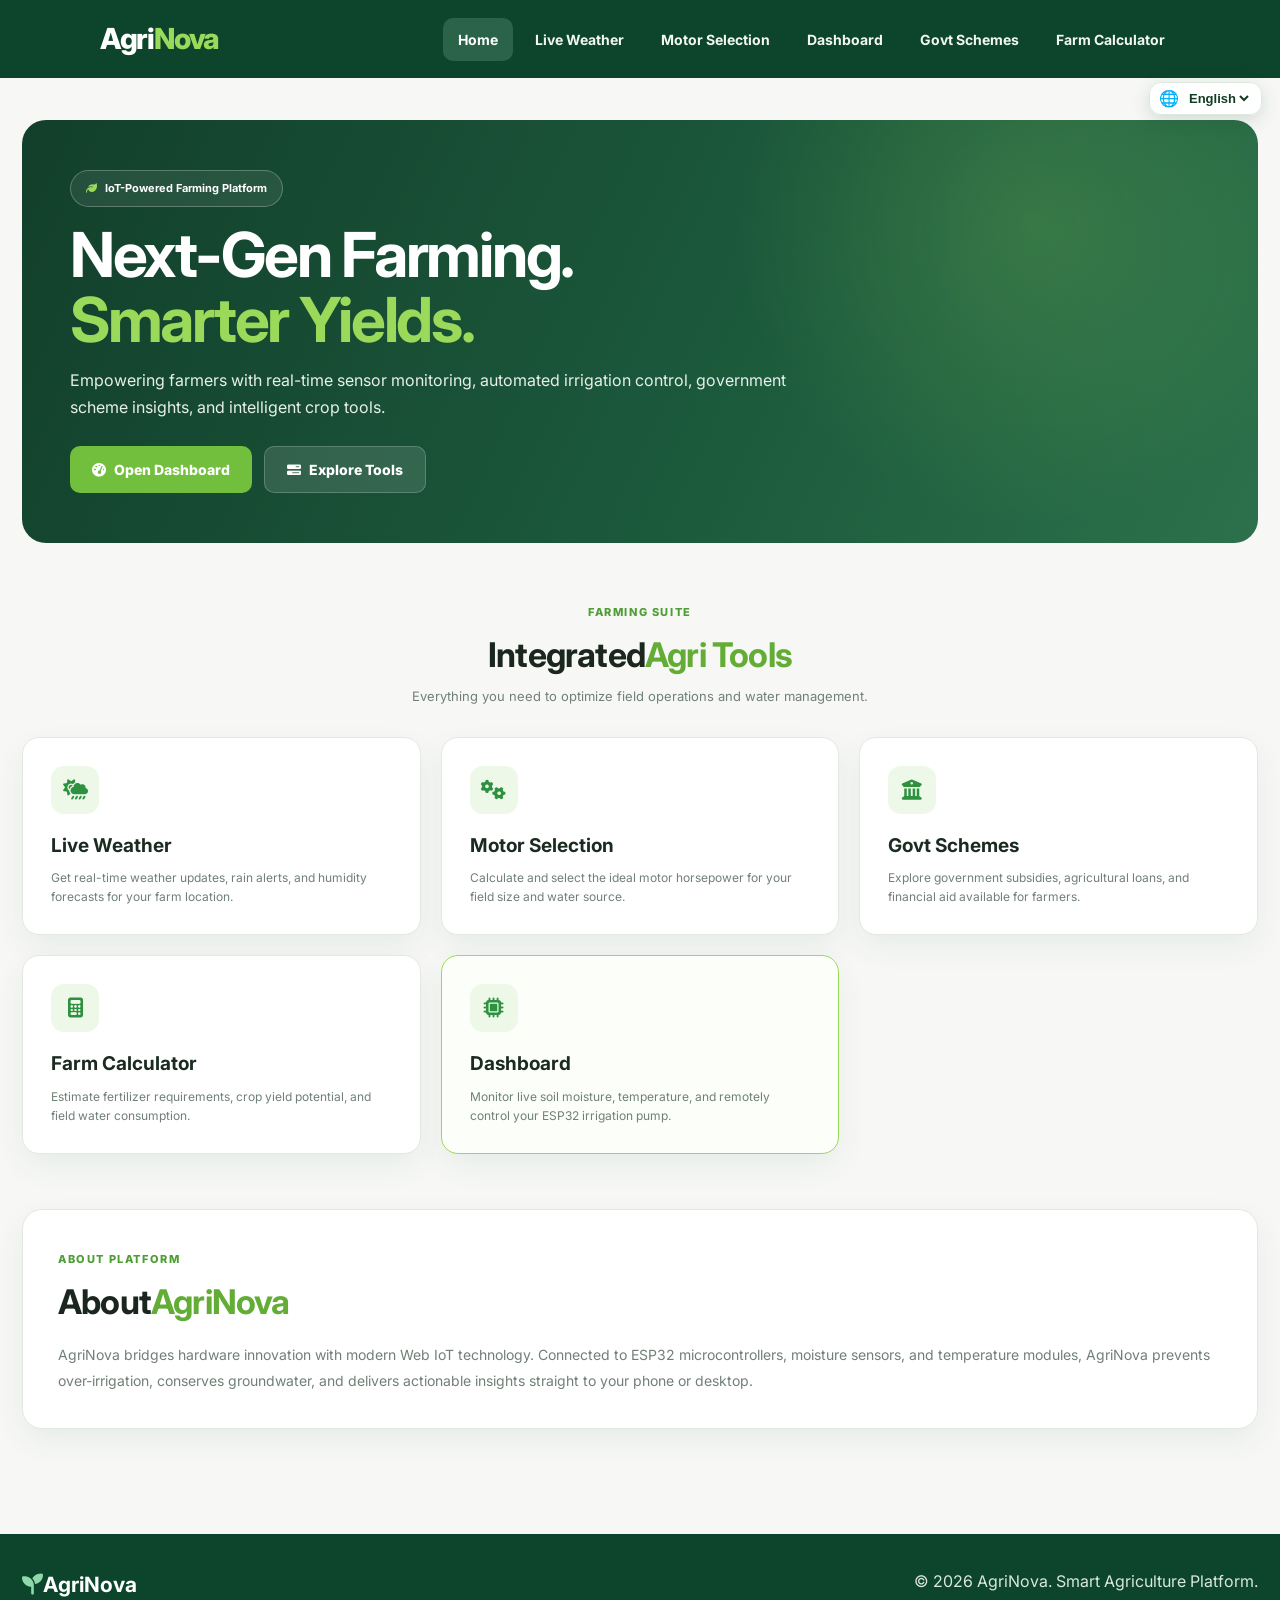
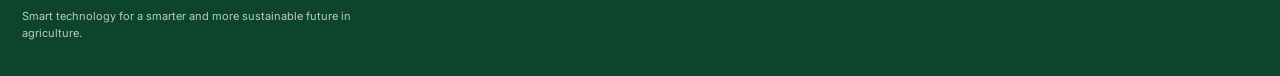
<file: index.html>
<!DOCTYPE html>
<html lang="en">
<head>
<meta charset="UTF-8">
<meta name="viewport" content="width=device-width, initial-scale=1.0">
<title>AgriNova | Smart Agriculture Platform</title>
<link rel="stylesheet" href="style.css">
<link rel="stylesheet" href="https://cdnjs.cloudflare.com/ajax/libs/font-awesome/6.5.2/css/all.min.css">
</head>
<body>

<nav>
<div class="logo">Agri<span>Nova</span></div>
  <ul>
    <li><a href="index.html" class="active">Home</a></li>
    <li><a href="weather.html">Live Weather</a></li>
    <li><a href="motor.html">Motor Selection</a></li>
    <li><a href="dashboard.html">Dashboard</a></li>
    <li><a href="schemes.html">Govt Schemes</a></li>
    <li><a href="calculator.html">Farm Calculator</a></li>
  </ul>
</nav>

<main>
  <!-- Hero Section -->
  <section class="hero-section">
    <div class="hero-content">
      <div class="hero-badge"><i class="fa-solid fa-leaf"></i> IoT-Powered Farming Platform</div>
      <h1>Next-Gen Farming.<br><span>Smarter Yields.</span></h1>
      <p>Empowering farmers with real-time sensor monitoring, automated irrigation control, government scheme insights, and intelligent crop tools.</p>
      <div class="hero-actions">
        <a href="dashboard.html" class="btn-primary"><i class="fa-solid fa-gauge-high"></i> Open Dashboard</a>
        <a href="#tools" class="btn-secondary"><i class="fa-solid fa-bars-progress"></i> Explore Tools</a>
      </div>
    </div>
  </section>

  <!-- Platform Tools Section -->
  <section id="tools" class="tools-section">
    <div class="section-heading">
      <span>FARMING SUITE</span>
      <h2>Integrated <strong>Agri Tools</strong></h2>
      <p>Everything you need to optimize field operations and water management.</p>
    </div>

    <div class="tools-grid">
      <a href="weather.html" class="tool-card">
        <div class="card-icon"><i class="fa-solid fa-cloud-sun-rain"></i></div>
        <h3>Live Weather</h3>
        <p>Get real-time weather updates, rain alerts, and humidity forecasts for your farm location.</p>
      </a>

      <a href="motor.html" class="tool-card">
        <div class="card-icon"><i class="fa-solid fa-gears"></i></div>
        <h3>Motor Selection</h3>
        <p>Calculate and select the ideal motor horsepower for your field size and water source.</p>
      </a>

      <a href="schemes.html" class="tool-card">
        <div class="card-icon"><i class="fa-solid fa-building-columns"></i></div>
        <h3>Govt Schemes</h3>
        <p>Explore government subsidies, agricultural loans, and financial aid available for farmers.</p>
      </a>

      <a href="calculator.html" class="tool-card">
        <div class="card-icon"><i class="fa-solid fa-calculator"></i></div>
        <h3>Farm Calculator</h3>
        <p>Estimate fertilizer requirements, crop yield potential, and field water consumption.</p>
      </a>

      <a href="dashboard.html" class="tool-card highlight-card">
        <div class="card-icon"><i class="fa-solid fa-microchip"></i></div>
        <h3>Dashboard</h3>
        <p>Monitor live soil moisture, temperature, and remotely control your ESP32 irrigation pump.</p>
      </a>
    </div>
  </section>

  <!-- About Section -->
  <section class="about-section">
    <div class="about-card">
      <div class="section-heading" style="text-align: left; margin-bottom: 15px;">
        <span>ABOUT PLATFORM</span>
        <h2>About <strong>AgriNova</strong></h2>
      </div>
      <p>AgriNova bridges hardware innovation with modern Web IoT technology. Connected to ESP32 microcontrollers, moisture sensors, and temperature modules, AgriNova prevents over-irrigation, conserves groundwater, and delivers actionable insights straight to your phone or desktop.</p>
    </div>
  </section>
</main>

<footer>
  <div class="footer-content">
    <div class="footer-brand">
      <h2><i class="fa-solid fa-seedling"></i> AgriNova</h2>
      <p>Smart technology for a smarter and more sustainable future in agriculture.</p>
    </div>
    <div><p>© 2026 AgriNova. Smart Agriculture Platform.</p></div>
  </div>
</footer>

<script src="script.js"></script>
  <script src="language.js"></script>
</body>
</html>
</file>
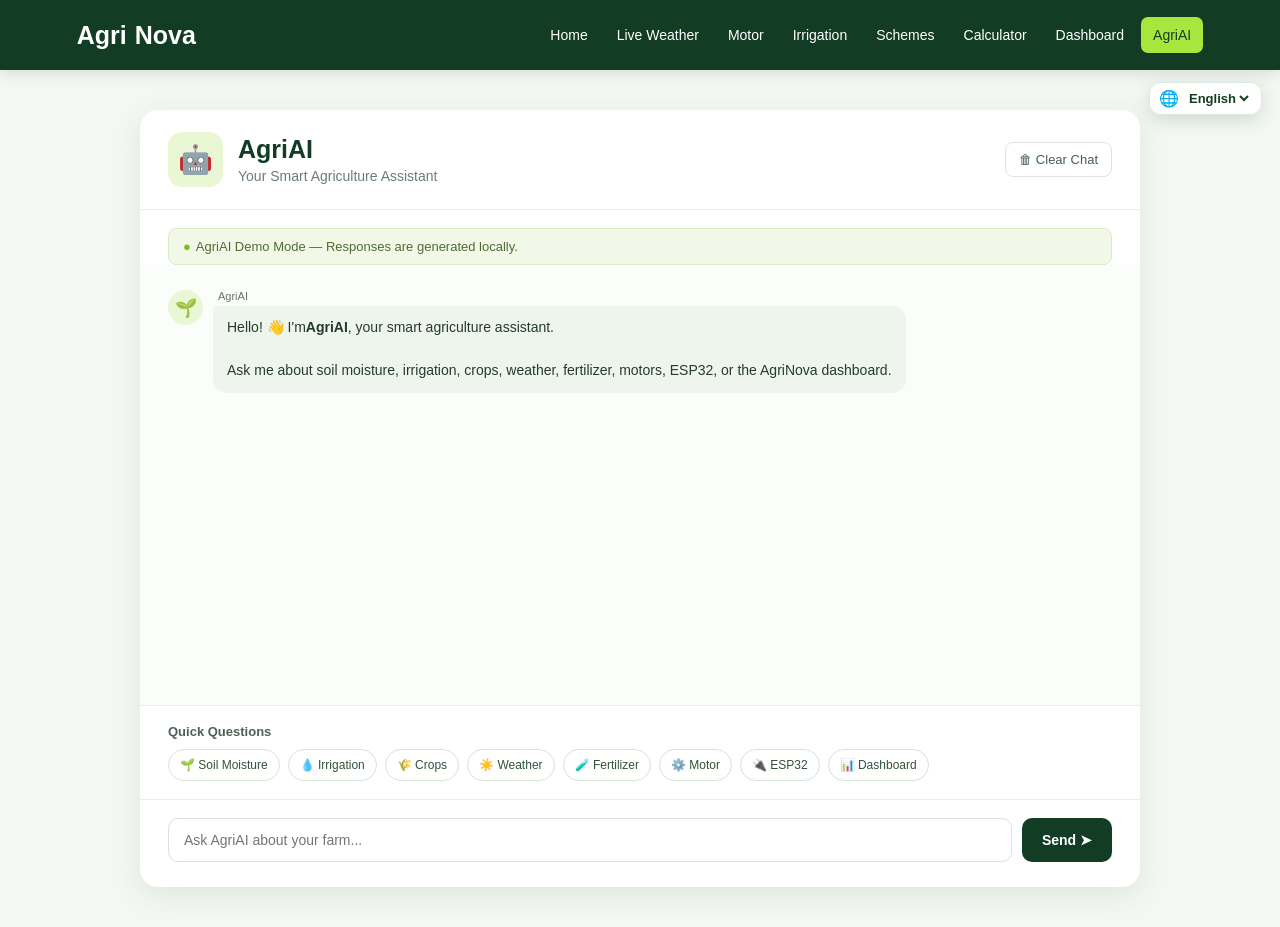
<file: agriai.html>
<!DOCTYPE html>
<html lang="en">
<head>
    <meta charset="UTF-8">
    <meta name="viewport" content="width=device-width, initial-scale=1.0">
    <title>AgriAI | AgriNova</title>
    <link rel="stylesheet" href="agriai.css">
</head>
<body>
<header class="navbar">
    <div class="logo">Agri<span>Nova</span></div>
    <nav class="nav-links">
        <a href="index.html">Home</a>
        <a href="weather.html">Live Weather</a>
        <a href="motor.html">Motor</a>
        <a href="irrigation.html">Irrigation</a>
        <a href="schemes.html">Schemes</a>
        <a href="calculator.html">Calculator</a>
        <a href="dashboard.html">Dashboard</a>
        <a href="agriai.html" class="active">AgriAI</a>
    </nav>
    <button class="menu-btn" id="menuBtn">☰</button>
</header>

<main class="ai-page">
<section class="ai-container">
    <div class="ai-header">
        <div class="ai-title">
            <div class="ai-icon">🤖</div>
            <div><h1>AgriAI</h1><p>Your Smart Agriculture Assistant</p></div>
        </div>
        <button class="clear-btn" id="clearChat">🗑 Clear Chat</button>
    </div>

    <div class="demo-notice"><span>●</span> AgriAI Demo Mode — Responses are generated locally.</div>

    <div class="chat-box" id="chatBox">
        <div class="message ai-message">
            <div class="avatar">🌱</div>
            <div class="message-content">
                <div class="sender">AgriAI</div>
                <div class="bubble">
                    Hello! 👋 I'm <strong>AgriAI</strong>, your smart agriculture assistant.
                    <br><br>
                    Ask me about soil moisture, irrigation, crops, weather, fertilizer,
                    motors, ESP32, or the AgriNova dashboard.
                </div>
            </div>
        </div>
    </div>

    <div class="quick-section">
        <p>Quick Questions</p>
        <div class="quick-buttons">
            <button class="quick-btn" data-question="What should I do if soil moisture is low?">🌱 Soil Moisture</button>
            <button class="quick-btn" data-question="How does automatic irrigation work?">💧 Irrigation</button>
            <button class="quick-btn" data-question="Which crops are suitable for my farm?">🌾 Crops</button>
            <button class="quick-btn" data-question="How does weather affect irrigation?">☀️ Weather</button>
            <button class="quick-btn" data-question="When should fertilizer be applied?">🧪 Fertilizer</button>
            <button class="quick-btn" data-question="My motor is not working. What should I check?">⚙️ Motor</button>
            <button class="quick-btn" data-question="What is ESP32 used for in AgriNova?">🔌 ESP32</button>
            <button class="quick-btn" data-question="What can I monitor in the AgriNova dashboard?">📊 Dashboard</button>
        </div>
    </div>

    <div class="input-area">
        <input type="text" id="userInput" placeholder="Ask AgriAI about your farm..." autocomplete="off">
        <button id="sendBtn" class="send-btn">Send ➤</button>
    </div>
</section>
</main>

<script src="agriai.js"></script>
  <script src="language.js"></script>
</body>
</html>
</file>
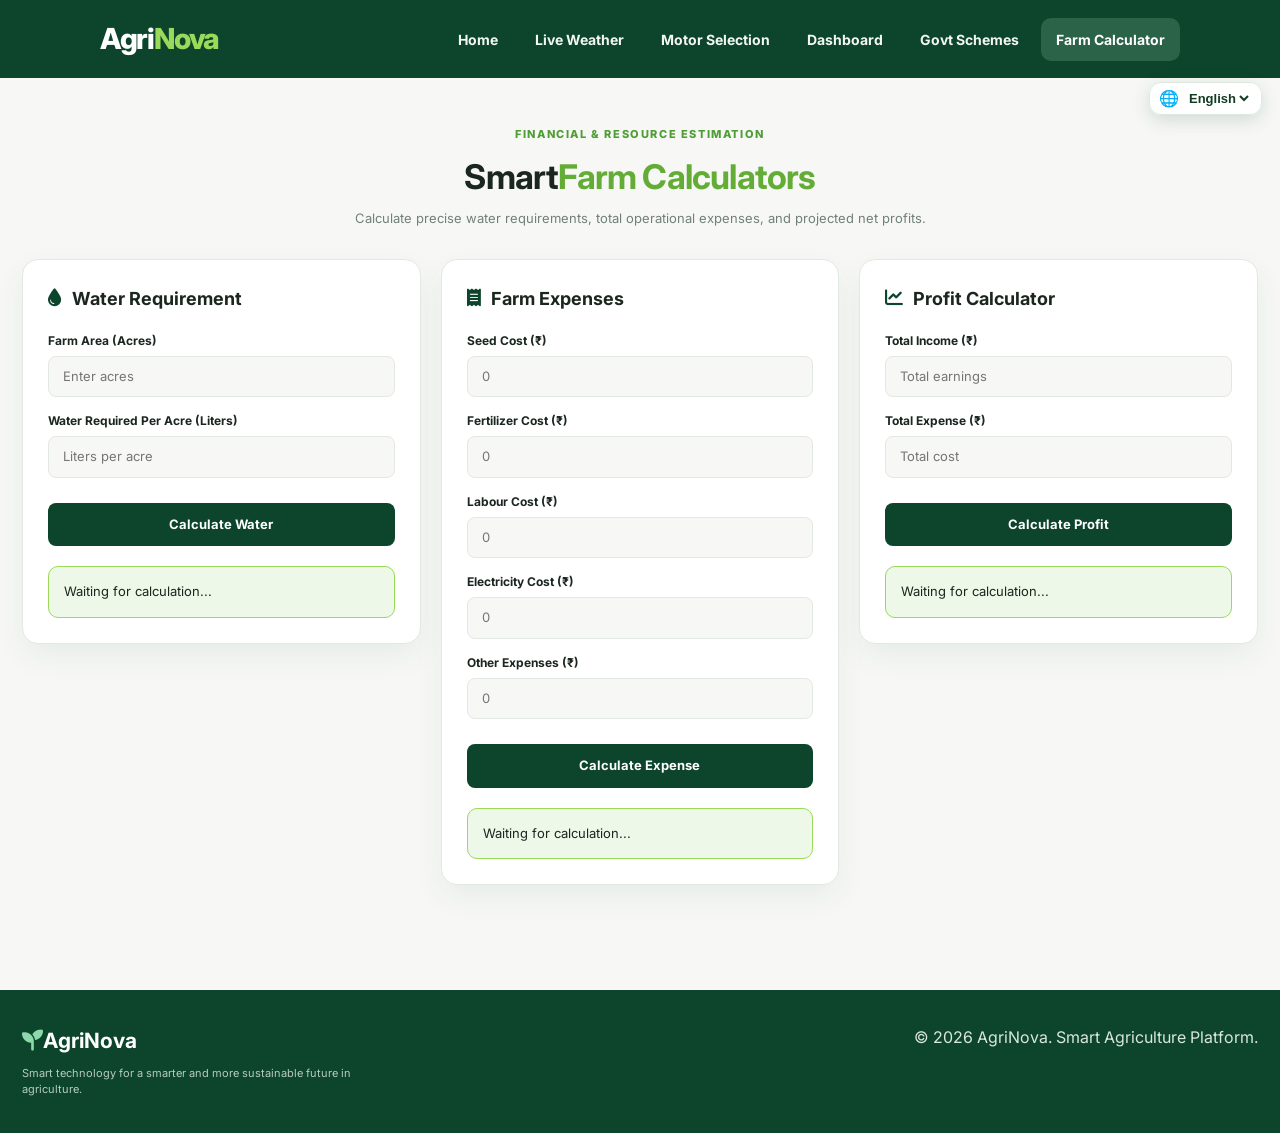
<file: calculator.html>
<!DOCTYPE html>
<html lang="en">
<head>
<meta charset="UTF-8" />
<meta name="viewport" content="width=device-width, initial-scale=1.0" />
<title>AgriNova | Farm Calculator</title>
<link rel="stylesheet" href="style.css">
<link rel="stylesheet" href="https://cdnjs.cloudflare.com/ajax/libs/font-awesome/6.5.2/css/all.min.css">
<style>
  .calc-container {
    display: grid;
    grid-template-columns: repeat(3, 1fr);
    gap: 20px;
    align-items: start;
  }

  .calc-card {
    background: var(--white);
    border: 1px solid var(--line);
    border-radius: 16px;
    padding: 25px;
    box-shadow: var(--shadow);
    display: flex;
    flex-direction: column;
    justify-content: space-between;
  }

  .calc-card h3 {
    color: var(--ink);
    font-size: 18px;
    font-weight: 700;
    margin-bottom: 20px;
    display: flex;
    align-items: center;
    gap: 10px;
  }

  .calc-card h3 i {
    color: var(--green-dark);
  }

  .form-group {
    margin-bottom: 15px;
  }

  .form-group label {
    display: block;
    font-size: 12px;
    font-weight: 700;
    color: var(--ink);
    margin-bottom: 6px;
  }

  .form-group input {
    width: 100%;
    padding: 10px 14px;
    border: 1px solid var(--line);
    border-radius: 8px;
    font-size: 13px;
    background: var(--bg);
    outline: none;
    transition: all 0.2s;
  }

  .form-group input:focus {
    border-color: var(--green);
    background: var(--white);
  }

  .btn-calc {
    background: var(--green-dark);
    color: var(--white);
    border: none;
    width: 100%;
    padding: 12px;
    border-radius: 8px;
    font-size: 13px;
    font-weight: 700;
    cursor: pointer;
    margin-top: 10px;
    transition: background 0.2s;
  }

  .btn-calc:hover {
    background: #123f2b;
  }

  .result-box {
    margin-top: 20px;
    background: var(--green-soft);
    border: 1px solid var(--green-accent);
    padding: 15px;
    border-radius: 10px;
    font-size: 13px;
    color: var(--ink);
    line-height: 1.5;
  }

  @media(max-width: 980px) {
    .calc-container { grid-template-columns: 1fr; }
  }
</style>
</head>
<body>

<nav>
<div class="logo">Agri<span>Nova</span></div>
  <ul>
    <li><a href="index.html">Home</a></li>
    <li><a href="weather.html">Live Weather</a></li>
    <li><a href="motor.html">Motor Selection</a></li>
    <li><a href="dashboard.html">Dashboard</a></li>
    <li><a href="schemes.html">Govt Schemes</a></li>
    <li><a href="calculator.html" class="active">Farm Calculator</a></li>

  </ul>
</nav>

<main>
  <div class="section-heading">
    <span>FINANCIAL & RESOURCE ESTIMATION</span>
    <h2>Smart <strong>Farm Calculators</strong></h2>
    <p>Calculate precise water requirements, total operational expenses, and projected net profits.</p>
  </div>

  <div class="calc-container">

    <!-- Water Calculator -->
    <div class="calc-card">
      <div>
        <h3><i class="fa-solid fa-droplet"></i> Water Requirement</h3>
        
        <div class="form-group">
          <label>Farm Area (Acres)</label>
          <input type="number" id="area" placeholder="Enter acres">
        </div>

        <div class="form-group">
          <label>Water Required Per Acre (Liters)</label>
          <input type="number" id="water" placeholder="Liters per acre">
        </div>
      </div>

      <div>
        <button class="btn-calc" onclick="waterCalc()">Calculate Water</button>
        <div class="result-box" id="waterResult">
          Waiting for calculation...
        </div>
      </div>
    </div>

    <!-- Expense Calculator -->
    <div class="calc-card">
      <div>
        <h3><i class="fa-solid fa-receipt"></i> Farm Expenses</h3>
        
        <div class="form-group">
          <label>Seed Cost (₹)</label>
          <input type="number" id="seed" placeholder="0">
        </div>

        <div class="form-group">
          <label>Fertilizer Cost (₹)</label>
          <input type="number" id="fert" placeholder="0">
        </div>

        <div class="form-group">
          <label>Labour Cost (₹)</label>
          <input type="number" id="labour" placeholder="0">
        </div>

        <div class="form-group">
          <label>Electricity Cost (₹)</label>
          <input type="number" id="electric" placeholder="0">
        </div>

        <div class="form-group">
          <label>Other Expenses (₹)</label>
          <input type="number" id="other" placeholder="0">
        </div>
      </div>

      <div>
        <button class="btn-calc" onclick="expenseCalc()">Calculate Expense</button>
        <div class="result-box" id="expenseResult">
          Waiting for calculation...
        </div>
      </div>
    </div>

    <!-- Profit Calculator -->
    <div class="calc-card">
      <div>
        <h3><i class="fa-solid fa-chart-line"></i> Profit Calculator</h3>
        
        <div class="form-group">
          <label>Total Income (₹)</label>
          <input type="number" id="income" placeholder="Total earnings">
        </div>

        <div class="form-group">
          <label>Total Expense (₹)</label>
          <input type="number" id="expense" placeholder="Total cost">
        </div>
      </div>

      <div>
        <button class="btn-calc" onclick="profitCalc()">Calculate Profit</button>
        <div class="result-box" id="profitResult">
          Waiting for calculation...
        </div>
      </div>
    </div>

  </div>
</main>

<footer>
  <div class="footer-content">
    <div class="footer-brand">
      <h2><i class="fa-solid fa-seedling"></i> AgriNova</h2>
      <p>Smart technology for a smarter and more sustainable future in agriculture.</p>
    </div>
    <div><p>© 2026 AgriNova. Smart Agriculture Platform.</p></div>
  </div>
</footer>

<script>
// Water Calculator
function waterCalc(){
  let area = Number(document.getElementById("area").value);
  let water = Number(document.getElementById("water").value);

  if(area == 0 || water == 0){
    document.getElementById("waterResult").innerHTML = "⚠️ Please enter all values.";
    return;
  }

  let total = area * water;
  document.getElementById("waterResult").innerHTML = 
    "Total Water Required: <b>" + total.toLocaleString() + " Liters</b>";
}

// Expense Calculator
function expenseCalc(){
  let seed = Number(document.getElementById("seed").value);
  let fert = Number(document.getElementById("fert").value);
  let labour = Number(document.getElementById("labour").value);
  let electric = Number(document.getElementById("electric").value);
  let other = Number(document.getElementById("other").value);

  let total = seed + fert + labour + electric + other;
  document.getElementById("expenseResult").innerHTML = 
    "Total Farm Expense: <b>₹" + total.toLocaleString() + "</b>";
}

// Profit Calculator
function profitCalc(){
  let income = Number(document.getElementById("income").value);
  let expense = Number(document.getElementById("expense").value);

  if(income == 0 || expense == 0){
    document.getElementById("profitResult").innerHTML = "⚠️ Please enter all values.";
    return;
  }

  let profit = income - expense;
  if(profit >= 0){
    document.getElementById("profitResult").innerHTML = 
      "📈 Net Profit: <b style='color:#1e8e3e;'>₹" + profit.toLocaleString() + "</b><br>✅ Status: <b>PROFIT</b>";
  }
  else{
    document.getElementById("profitResult").innerHTML = 
      "📉 Net Loss: <b style='color:#d93025;'>₹" + Math.abs(profit).toLocaleString() + "</b><br>❌ Status: <b>LOSS</b>";
  }
}
</script>

  <script src="language.js"></script>
</body>
</html>
</file>
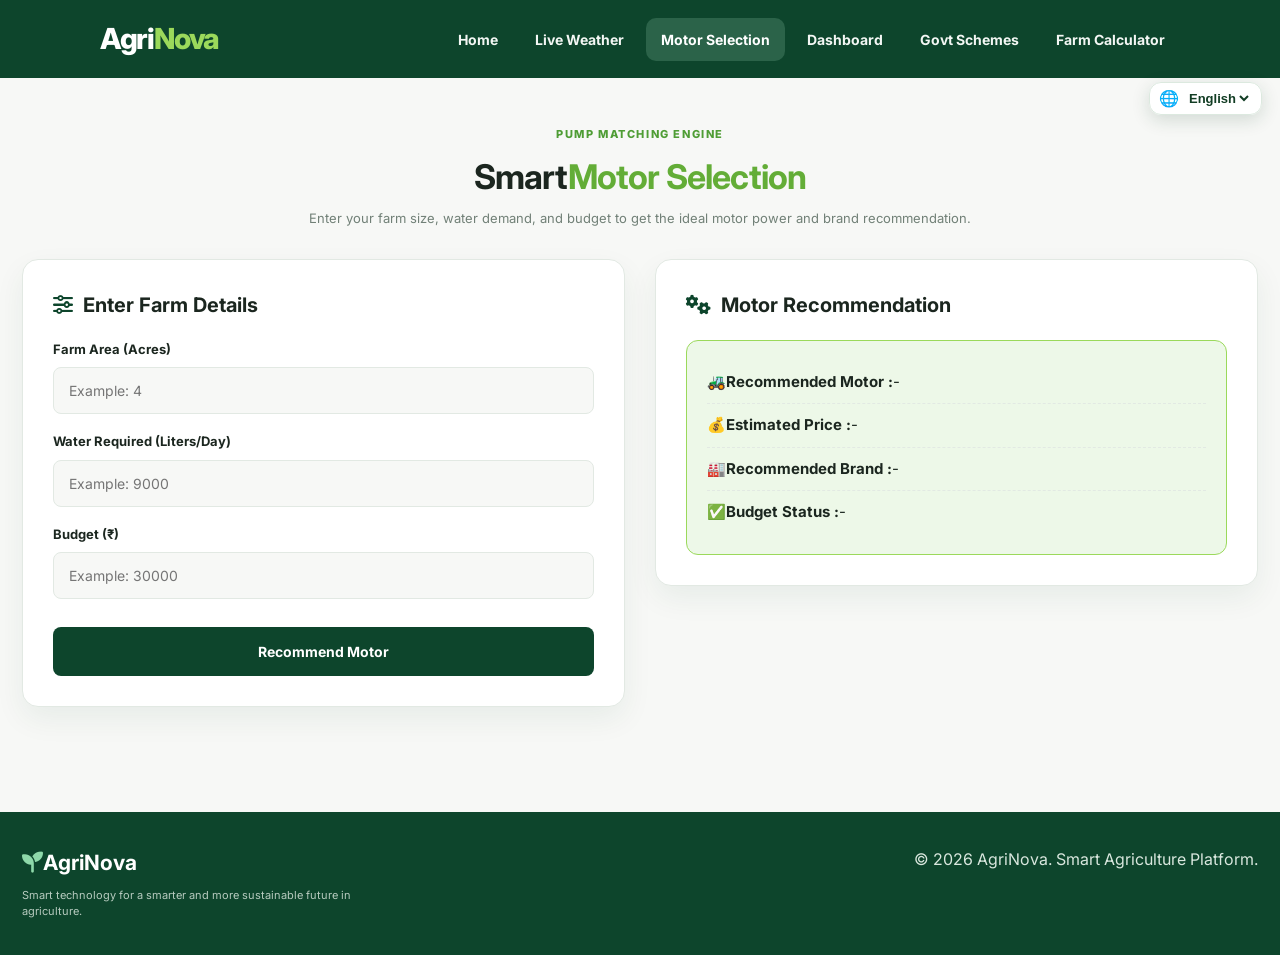
<file: motor.html>
<!DOCTYPE html>
<html lang="en">
<head>
<meta charset="UTF-8" />
<meta name="viewport" content="width=device-width, initial-scale=1.0" />
<title>AgriNova | Motor Selection</title>
<link rel="stylesheet" href="style.css">
<link rel="stylesheet" href="https://cdnjs.cloudflare.com/ajax/libs/font-awesome/6.5.2/css/all.min.css">
<style>
  .motor-container {
    display: grid;
    grid-template-columns: 1fr 1fr;
    gap: 30px;
    align-items: start;
  }

  .motor-card {
    background: var(--white);
    border: 1px solid var(--line);
    border-radius: 16px;
    padding: 30px;
    box-shadow: var(--shadow);
  }

  .motor-card h3 {
    color: var(--ink);
    font-size: 20px;
    font-weight: 700;
    margin-bottom: 20px;
    display: flex;
    align-items: center;
    gap: 10px;
  }

  .motor-card h3 i {
    color: var(--green-dark);
  }

  .form-group {
    margin-bottom: 18px;
  }

  .form-group label {
    display: block;
    font-size: 13px;
    font-weight: 700;
    color: var(--ink);
    margin-bottom: 8px;
  }

  .form-group input {
    width: 100%;
    padding: 12px 15px;
    border: 1px solid var(--line);
    border-radius: 8px;
    font-size: 14px;
    background: var(--bg);
    outline: none;
    transition: all 0.2s;
  }

  .form-group input:focus {
    border-color: var(--green);
    background: var(--white);
  }

  .btn-calc {
    background: var(--green-dark);
    color: var(--white);
    border: none;
    width: 100%;
    padding: 14px;
    border-radius: 8px;
    font-size: 14px;
    font-weight: 700;
    cursor: pointer;
    margin-top: 10px;
    transition: background 0.2s;
  }

  .btn-calc:hover {
    background: #123f2b;
  }

  .result-box {
    background: var(--green-soft);
    border: 1px solid var(--green-accent);
    padding: 20px;
    border-radius: 12px;
  }

  .result-item {
    font-size: 15px;
    color: var(--ink);
    padding: 10px 0;
    border-bottom: 1px dashed var(--line);
  }

  .result-item:last-child {
    border-bottom: none;
  }

  @media(max-width: 850px) {
    .motor-container { grid-template-columns: 1fr; }
  }
</style>
</head>
<body>

<nav>
  <div class="logo">Agri<span>Nova</span></div>
  <ul>
    <li><a href="index.html">Home</a></li>
    <li><a href="weather.html">Live Weather</a></li>
    <li><a href="motor.html" class="active">Motor Selection</a></li>
    <li><a href="dashboard.html">Dashboard</a></li>
    <li><a href="schemes.html">Govt Schemes</a></li>
    <li><a href="calculator.html">Farm Calculator</a></li>
  </ul>
</nav>

<main>
  <div class="section-heading">
    <span>PUMP MATCHING ENGINE</span>
    <h2>Smart <strong>Motor Selection</strong></h2>
    <p>Enter your farm size, water demand, and budget to get the ideal motor power and brand recommendation.</p>
  </div>

  <div class="motor-container">

    <!-- Input Form Card -->
    <div class="motor-card">
      <h3><i class="fa-solid fa-sliders"></i> Enter Farm Details</h3>

      <div class="form-group">
        <label>Farm Area (Acres)</label>
        <input type="number" id="area" placeholder="Example: 4">
      </div>

      <div class="form-group">
        <label>Water Required (Liters/Day)</label>
        <input type="number" id="water" placeholder="Example: 9000">
      </div>

      <div class="form-group">
        <label>Budget (₹)</label>
        <input type="number" id="budget" placeholder="Example: 30000">
      </div>

      <button class="btn-calc" onclick="recommendMotor()">Recommend Motor</button>
    </div>

    <!-- Recommendation Output Card -->
    <div class="motor-card">
      <h3><i class="fa-solid fa-gears"></i> Motor Recommendation</h3>

      <div class="result-box">
        <div class="result-item" id="motor">🚜 <b>Recommended Motor :</b> -</div>
        <div class="result-item" id="price">💰 <b>Estimated Price :</b> -</div>
        <div class="result-item" id="brand">🏭 <b>Recommended Brand :</b> -</div>
        <div class="result-item" id="status">✅ <b>Budget Status :</b> -</div>
      </div>
    </div>

  </div>
</main>

<footer>
  <div class="footer-content">
    <div class="footer-brand">
      <h2><i class="fa-solid fa-seedling"></i> AgriNova</h2>
      <p>Smart technology for a smarter and more sustainable future in agriculture.</p>
    </div>
    <div><p>© 2026 AgriNova. Smart Agriculture Platform.</p></div>
  </div>
</footer>

<script>
function recommendMotor() {
  let area = Number(document.getElementById("area").value);
  let water = Number(document.getElementById("water").value);
  let budget = Number(document.getElementById("budget").value);

  let motor;
  let price;
  let brand;

  // Motor Recommendation
  if (area <= 2 && water <= 5000) {
    motor = "1 HP";
    price = 15000;
    brand = "CRI";
  } else if (area <= 5 && water <= 10000) {
    motor = "2 HP";
    price = 25000;
    brand = "Kirloskar";
  } else if (area <= 8 && water <= 20000) {
    motor = "3 HP";
    price = 40000;
    brand = "Texmo";
  } else {
    motor = "5 HP";
    price = 60000;
    brand = "Crompton";
  }

  // Display Recommendation
  document.getElementById("motor").innerHTML = "🚜 <b>Recommended Motor :</b> " + motor;
  document.getElementById("price").innerHTML = "💰 <b>Estimated Price :</b> ₹" + price.toLocaleString();
  document.getElementById("brand").innerHTML = "🏭 <b>Recommended Brand :</b> " + brand;

  // Budget Check
  if (budget >= price) {
    document.getElementById("status").innerHTML = "✅ <b>Budget Status :</b> Fits within your budget";
  } else {
    let extra = price - budget;
    document.getElementById("status").innerHTML = "❌ <b>Budget Status :</b> Not within your budget.<br>You need ₹" + extra.toLocaleString() + " more.";
  }
}
</script>

  <script src="language.js"></script>
</body>
</html>
</file>
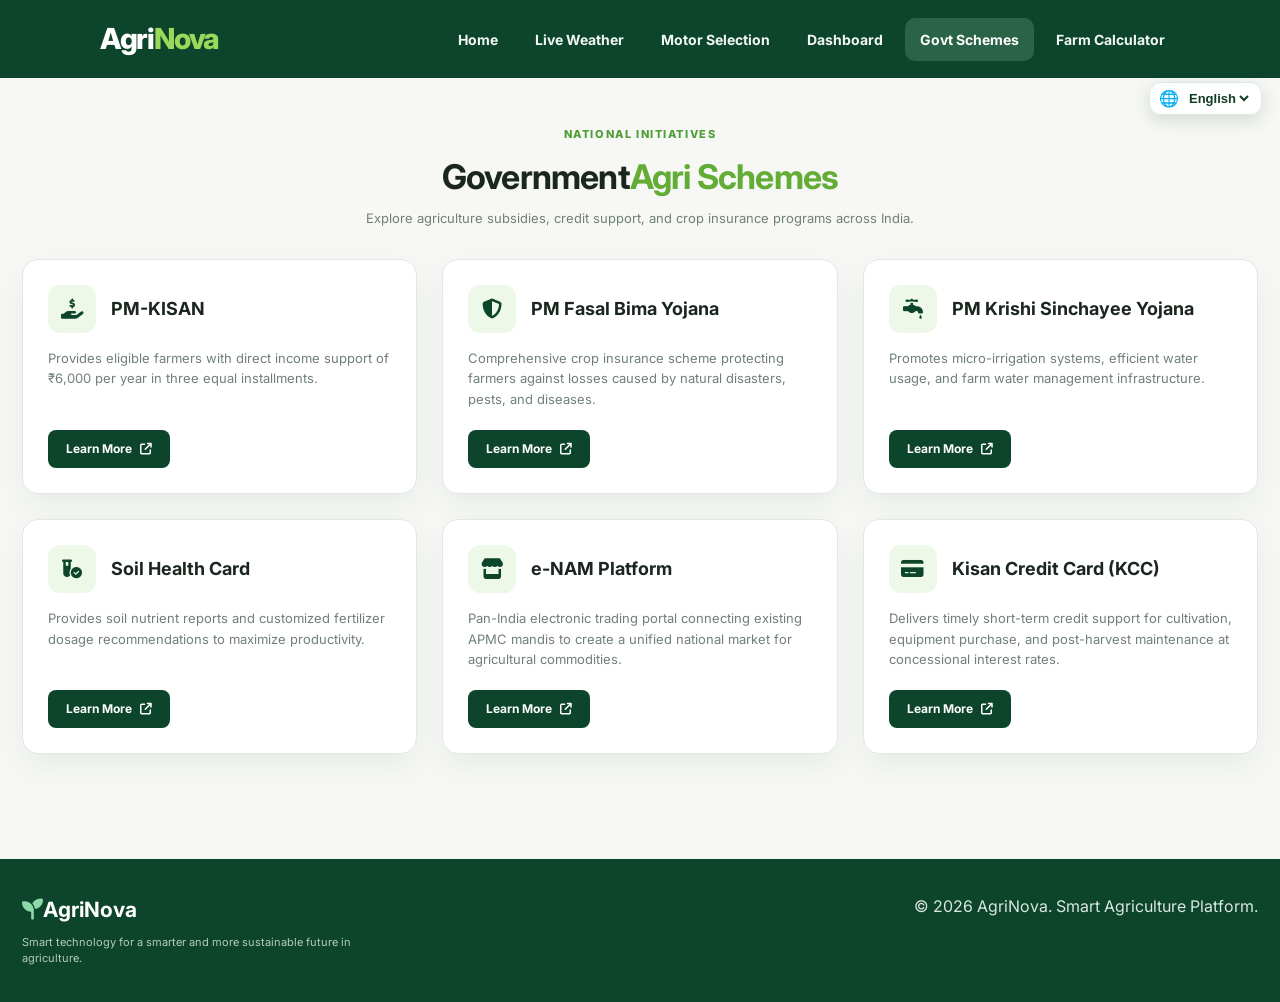
<file: schemes.html>
<!DOCTYPE html>
<html lang="en">
<head>
<meta charset="UTF-8" />
<meta name="viewport" content="width=device-width, initial-scale=1.0" />
<title>AgriNova | Government Schemes</title>
<link rel="stylesheet" href="style.css">
<link rel="stylesheet" href="https://cdnjs.cloudflare.com/ajax/libs/font-awesome/6.5.2/css/all.min.css">
<style>
  .schemes-grid {
    display: grid;
    grid-template-columns: repeat(auto-fit, minmax(320px, 1fr));
    gap: 25px;
  }

  .scheme-card {
    background: var(--white);
    border: 1px solid var(--line);
    border-radius: 16px;
    padding: 25px;
    box-shadow: var(--shadow);
    display: flex;
    flex-direction: column;
    justify-content: space-between;
    transition: transform 0.25s, box-shadow 0.25s;
  }

  .scheme-card:hover {
    transform: translateY(-4px);
    box-shadow: var(--shadow-hover);
  }

  .scheme-header {
    display: flex;
    align-items: center;
    gap: 15px;
    margin-bottom: 15px;
  }

  .scheme-icon {
    width: 48px;
    height: 48px;
    border-radius: 12px;
    background: var(--green-soft);
    color: var(--green-dark);
    display: flex;
    align-items: center;
    justify-content: center;
    font-size: 20px;
    flex-shrink: 0;
  }

  .scheme-card h3 {
    font-size: 18px;
    font-weight: 700;
    color: var(--ink);
  }

  .scheme-card p {
    font-size: 13px;
    line-height: 1.6;
    color: var(--muted);
    margin-bottom: 20px;
  }

  .btn-scheme {
    background: var(--green-dark);
    color: var(--white);
    border: none;
    padding: 10px 18px;
    border-radius: 8px;
    font-size: 12px;
    font-weight: 700;
    cursor: pointer;
    display: inline-flex;
    align-items: center;
    gap: 8px;
    transition: background 0.2s;
    width: fit-content;
  }

  .btn-scheme:hover {
    background: #123f2b;
  }
</style>
</head>
<body>

<nav>
  <div class="logo">Agri<span>Nova</span></div>
  <ul>
    <li><a href="index.html">Home</a></li>
    <li><a href="weather.html">Live Weather</a></li>
    <li><a href="motor.html">Motor Selection</a></li>
    <li><a href="dashboard.html">Dashboard</a></li>
    <li><a href="schemes.html" class="active">Govt Schemes</a></li>
    <li><a href="calculator.html">Farm Calculator</a></li>
  </ul>
</nav>

<main>
  <div class="section-heading">
    <span>NATIONAL INITIATIVES</span>
    <h2>Government <strong>Agri Schemes</strong></h2>
    <p>Explore agriculture subsidies, credit support, and crop insurance programs across India.</p>
  </div>

  <div class="schemes-grid">

    <!-- PM-KISAN -->
    <div class="scheme-card">
      <div>
        <div class="scheme-header">
          <div class="scheme-icon"><i class="fa-solid fa-hand-holding-dollar"></i></div>
          <h3>PM-KISAN</h3>
        </div>
        <p>Provides eligible farmers with direct income support of ₹6,000 per year in three equal installments.</p>
      </div>
      <button class="btn-scheme" onclick="window.open('https://pmkisan.gov.in')">
        Learn More <i class="fa-solid fa-arrow-up-right-from-square"></i>
      </button>
    </div>

    <!-- PM Fasal Bima Yojana -->
    <div class="scheme-card">
      <div>
        <div class="scheme-header">
          <div class="scheme-icon"><i class="fa-solid fa-shield-halved"></i></div>
          <h3>PM Fasal Bima Yojana</h3>
        </div>
        <p>Comprehensive crop insurance scheme protecting farmers against losses caused by natural disasters, pests, and diseases.</p>
      </div>
      <button class="btn-scheme" onclick="window.open('https://pmfby.gov.in')">
        Learn More <i class="fa-solid fa-arrow-up-right-from-square"></i>
      </button>
    </div>

    <!-- PM Krishi Sinchayee Yojana -->
    <div class="scheme-card">
      <div>
        <div class="scheme-header">
          <div class="scheme-icon"><i class="fa-solid fa-faucet-drip"></i></div>
          <h3>PM Krishi Sinchayee Yojana</h3>
        </div>
        <p>Promotes micro-irrigation systems, efficient water usage, and farm water management infrastructure.</p>
      </div>
      <button class="btn-scheme" onclick="window.open('https://pmksy.gov.in')">
        Learn More <i class="fa-solid fa-arrow-up-right-from-square"></i>
      </button>
    </div>

    <!-- Soil Health Card -->
    <div class="scheme-card">
      <div>
        <div class="scheme-header">
          <div class="scheme-icon"><i class="fa-solid fa-vial-circle-check"></i></div>
          <h3>Soil Health Card</h3>
        </div>
        <p>Provides soil nutrient reports and customized fertilizer dosage recommendations to maximize productivity.</p>
      </div>
      <button class="btn-scheme" onclick="window.open('https://soilhealth.dac.gov.in')">
        Learn More <i class="fa-solid fa-arrow-up-right-from-square"></i>
      </button>
    </div>

    <!-- e-NAM -->
    <div class="scheme-card">
      <div>
        <div class="scheme-header">
          <div class="scheme-icon"><i class="fa-solid fa-store"></i></div>
          <h3>e-NAM Platform</h3>
        </div>
        <p>Pan-India electronic trading portal connecting existing APMC mandis to create a unified national market for agricultural commodities.</p>
      </div>
      <button class="btn-scheme" onclick="window.open('https://enam.gov.in')">
        Learn More <i class="fa-solid fa-arrow-up-right-from-square"></i>
      </button>
    </div>

    <!-- Kisan Credit Card (KCC) -->
    <div class="scheme-card">
      <div>
        <div class="scheme-header">
          <div class="scheme-icon"><i class="fa-solid fa-credit-card"></i></div>
          <h3>Kisan Credit Card (KCC)</h3>
        </div>
        <p>Delivers timely short-term credit support for cultivation, equipment purchase, and post-harvest maintenance at concessional interest rates.</p>
      </div>
      <button class="btn-scheme" onclick="window.open('https://www.myscheme.gov.in')">
        Learn More <i class="fa-solid fa-arrow-up-right-from-square"></i>
      </button>
    </div>

  </div>
</main>

<footer>
  <div class="footer-content">
    <div class="footer-brand">
      <h2><i class="fa-solid fa-seedling"></i> AgriNova</h2>
      <p>Smart technology for a smarter and more sustainable future in agriculture.</p>
    </div>
    <div><p>© 2026 AgriNova. Smart Agriculture Platform.</p></div>
  </div>
</footer>

  <script src="language.js"></script>
</body>
</html>
</file>
<file: style.css>
@import url('https://fonts.googleapis.com/css2?family=Inter:wght@400;500;600;700;800&display=swap');

* { box-sizing: border-box; margin: 0; padding: 0; }

:root {
  --green: #21853f;
  --green-dark: #0d452c;
  --green-soft: #edf8e8;
  --green-accent: #9bd95b;
  --ink: #1b261f;
  --muted: #718077;
  --bg: #f7f8f6;
  --white: #ffffff;
  --line: #e2e9e3;
  --shadow: 0 12px 30px rgba(13, 69, 44, 0.065);
  --shadow-hover: 0 18px 38px rgba(13, 69, 44, 0.11);
}

body {
  font-family: Inter, Arial, sans-serif;
  color: var(--ink);
  background: var(--bg);
  line-height: 1.5;
}

a { text-decoration: none; color: inherit; }
button, input { font: inherit; }

nav {
  height: 78px;
  background: var(--green-dark);
  display: flex;
  align-items: center;
  justify-content: space-between;
  padding: 0 clamp(18px, 7.8vw, 140px);
  position: sticky;
  top: 0;
  z-index: 50;
}

.logo {
  font-size: 29px;
  font-weight: 800;
  color: var(--white);
  letter-spacing: -1.2px;
}
.logo i { color: var(--green-accent); font-size: 27px; margin-right: 7px; }
.logo span { color: var(--green-accent); }

nav ul { display: flex; align-items: center; gap: 7px; list-style: none; }
nav li a {
  display: block;
  padding: 11px 15px;
  border-radius: 10px;
  color: #f3f7f4;
  font-size: 14px;
  font-weight: 700;
  transition: all 0.2s ease;
}
nav li a:hover, nav li a.active {
  color: var(--white);
  background: #2b6349;
}

main {
  max-width: 1280px;
  margin: auto;
  padding: 42px 22px 65px;
}

/* Hero Section */
.hero-section {
  background: radial-gradient(circle at 82% 25%, rgba(155,217,91,0.18), transparent 28%),
              linear-gradient(115deg, #123f2b 0%, #1c5a3c 58%, #2c714b 100%);
  color: var(--white);
  border-radius: 24px;
  min-height: 340px;
  padding: 50px 48px;
  display: flex;
  align-items: center;
  margin-bottom: 55px;
  position: relative;
  overflow: hidden;
}
.hero-badge {
  display: inline-flex;
  align-items: center;
  gap: 8px;
  background: rgba(255, 255, 255, 0.08);
  border: 1px solid rgba(255, 255, 255, 0.25);
  padding: 9px 15px;
  border-radius: 30px;
  font-size: 11px;
  font-weight: 700;
}
.hero-badge i { color: var(--green-accent); }
.hero-content h1 {
  font-size: clamp(38px, 5vw, 62px);
  line-height: 1.05;
  letter-spacing: -2.3px;
  margin: 15px 0;
}
.hero-content h1 span { color: var(--green-accent); }
.hero-content p {
  max-width: 720px;
  color: #e7f0ea;
  font-size: 16px;
  line-height: 1.7;
  margin-bottom: 25px;
}
.hero-actions { display: flex; gap: 12px; }
.btn-primary, .btn-secondary {
  display: inline-flex;
  align-items: center;
  gap: 8px;
  padding: 12px 22px;
  border-radius: 10px;
  font-weight: 800;
  font-size: 14px;
  transition: all 0.2s;
}
.btn-primary { background: #72bf3d; color: var(--white); }
.btn-primary:hover { background: #5da72e; }
.btn-secondary { background: rgba(255,255,255,0.12); color: var(--white); border: 1px solid rgba(255,255,255,0.2); }
.btn-secondary:hover { background: rgba(255,255,255,0.22); }

/* Tools Grid */
.section-heading { text-align: center; margin-bottom: 30px; }
.section-heading > span { font-size: 11px; letter-spacing: 1.6px; font-weight: 800; color: #4f9d35; }
.section-heading h2 { font-size: 34px; letter-spacing: -0.8px; margin: 7px 0; }
.section-heading h2 strong { color: #63ad37; }
.section-heading p { color: var(--muted); font-size: 13px; }

.tools-grid {
  display: grid;
  grid-template-columns: repeat(3, 1fr);
  gap: 20px;
  margin-bottom: 55px;
}
.tool-card {
  background: var(--white);
  border: 1px solid var(--line);
  border-radius: 17px;
  padding: 28px;
  box-shadow: var(--shadow);
  transition: transform 0.25s, box-shadow 0.25s;
}
.tool-card:hover {
  transform: translateY(-5px);
  box-shadow: var(--shadow-hover);
}
.card-icon {
  width: 48px;
  height: 48px;
  border-radius: 13px;
  background: var(--green-soft);
  display: grid;
  place-items: center;
  color: #2d913f;
  font-size: 20px;
  margin-bottom: 18px;
}
.tool-card h3 { font-size: 19px; color: #1b2b21; margin-bottom: 8px; }
.tool-card p { font-size: 12px; color: var(--muted); line-height: 1.6; }
.highlight-card { border-color: var(--green-accent); background: #fbfef9; }

/* About Section */
.about-card {
  background: var(--white);
  border: 1px solid var(--line);
  border-radius: 20px;
  padding: 35px;
  box-shadow: var(--shadow);
}
.about-card p { font-size: 14px; color: var(--muted); line-height: 1.8; }

/* AgriAI Chatbot Widget */
.chatbot-widget { position: fixed; bottom: 25px; right: 25px; z-index: 99; }
.chatbot-toggle {
  background: var(--green-dark);
  color: var(--white);
  border: 0;
  padding: 13px 20px;
  border-radius: 30px;
  font-weight: 800;
  display: flex;
  align-items: center;
  gap: 10px;
  cursor: pointer;
  box-shadow: 0 8px 24px rgba(13,69,44,0.3);
}
.chatbot-toggle i { color: var(--green-accent); }
.chatbot-window {
  width: 330px;
  height: 420px;
  background: var(--white);
  border: 1px solid var(--line);
  border-radius: 18px;
  box-shadow: 0 15px 35px rgba(0,0,0,0.15);
  display: flex;
  flex-direction: column;
  position: absolute;
  bottom: 60px;
  right: 0;
  overflow: hidden;
}
.chatbot-window.hidden { display: none; }
.chatbot-header {
  background: var(--green-dark);
  color: var(--white);
  padding: 15px;
  display: flex;
  justify-content: space-between;
  align-items: center;
  font-size: 13px;
}
.chatbot-header button { background: none; border: 0; color: var(--white); cursor: pointer; }
.chatbot-messages { flex: 1; padding: 15px; overflow-y: auto; display: flex; flex-direction: column; gap: 10px; }
.chat-msg { max-width: 80%; padding: 10px 12px; border-radius: 12px; font-size: 12px; }
.chat-msg.bot { background: var(--green-soft); color: var(--ink); align-self: flex-start; }
.chat-msg.user { background: var(--green); color: var(--white); align-self: flex-end; }
.chatbot-input { padding: 10px; border-top: 1px solid var(--line); display: flex; gap: 8px; }
.chatbot-input input { flex: 1; padding: 8px 12px; border: 1px solid var(--line); border-radius: 8px; font-size: 12px; }
.chatbot-input button { background: var(--green); color: var(--white); border: 0; padding: 8px 12px; border-radius: 8px; cursor: pointer; }

footer { background: var(--green-dark); color: #d9e7de; margin-top: 40px; }
.footer-content {
  max-width: 1280px;
  margin: auto;
  padding: 35px 22px;
  display: flex;
  justify-content: space-between;
  gap: 30px;
}
.footer-brand h2 { color: var(--white); font-size: 21px; }
.footer-brand h2 i { color: #8ed9aa; }
.footer-brand p { font-size: 11px; max-width: 350px; margin-top: 8px; color: #b7cbbf; }

@media(max-width: 980px) {
  .tools-grid { grid-template-columns: repeat(2, 1fr); }
}
@media(max-width: 700px) {
  nav { height: auto; padding: 13px 15px; flex-wrap: wrap; }
  nav ul { width: 100%; overflow-x: auto; gap: 4px; }
  nav li a { white-space: nowrap; font-size: 11px; padding: 8px 10px; }
  .hero-section { padding: 32px 22px; }
  .tools-grid { grid-template-columns: 1fr; }
  .footer-content { display: block; }
}
</file>
<file: agriai.css>
*{margin:0;padding:0;box-sizing:border-box;font-family:Arial,sans-serif}
html{scroll-behavior:smooth}
body{background:#f4f8f3;color:#183b25}
.navbar{width:100%;min-height:70px;padding:0 6%;background:#123d24;display:flex;align-items:center;justify-content:space-between;position:sticky;top:0;z-index:1000;box-shadow:0 3px 15px rgba(0,0,0,.12)}
.logo{display:flex;align-items:center;gap:8px;color:#fff;font-size:25px;font-weight:700}.logo-icon{font-size:27px}.logo span span{color:#a8e63d}
.nav-links{display:flex;align-items:center;gap:5px}.nav-links a{color:#fff;text-decoration:none;padding:10px 12px;border-radius:7px;font-size:14px;transition:.25s}.nav-links a:hover,.nav-links a.active{background:#a8e63d;color:#123d24}
.menu-btn{display:none;border:none;background:transparent;color:#fff;font-size:27px;cursor:pointer}
.ai-page{min-height:calc(100vh - 70px);padding:40px 20px;display:flex;justify-content:center}
.ai-container{width:100%;max-width:1000px;background:#fff;border-radius:18px;box-shadow:0 8px 30px rgba(18,61,36,.1);overflow:hidden}
.ai-header{padding:22px 28px;display:flex;align-items:center;justify-content:space-between;border-bottom:1px solid #e7eee5}
.ai-title{display:flex;align-items:center;gap:15px}.ai-icon{width:55px;height:55px;background:#eaf7d5;border-radius:14px;display:flex;align-items:center;justify-content:center;font-size:28px}
.ai-title h1{color:#123d24;font-size:25px;margin-bottom:4px}.ai-title p{color:#6c7d71;font-size:14px}
.clear-btn{border:1px solid #dce7dc;background:#fff;color:#45604c;padding:9px 13px;border-radius:8px;cursor:pointer;font-size:13px;transition:.2s}.clear-btn:hover{background:#fff1f1;border-color:#efcaca;color:#c0392b}
.demo-notice{margin:18px 28px 0;padding:10px 14px;background:#f1f8e7;border:1px solid #dcecc3;border-radius:8px;color:#4f6c35;font-size:13px}.demo-notice span{color:#7dbd21;margin-right:5px}
.chat-box{height:440px;padding:25px 28px;overflow-y:auto;display:flex;flex-direction:column;gap:20px;background:#fbfdfb}
.chat-box::-webkit-scrollbar{width:6px}.chat-box::-webkit-scrollbar-thumb{background:#cbdcc9;border-radius:10px}
.message{display:flex;gap:10px;max-width:80%}.ai-message{align-self:flex-start}.user-message{align-self:flex-end;flex-direction:row-reverse}
.avatar{width:35px;height:35px;flex-shrink:0;border-radius:50%;display:flex;align-items:center;justify-content:center;background:#eaf7d5;font-size:18px}.user-message .avatar{background:#123d24}
.message-content{display:flex;flex-direction:column;gap:4px}.user-message .message-content{align-items:flex-end}
.sender{color:#68766d;font-size:11px;padding:0 5px}.bubble{padding:11px 14px;background:#eef5ed;color:#263b2c;border-radius:4px 14px 14px 14px;font-size:14px;line-height:1.55}.user-message .bubble{background:#123d24;color:#fff;border-radius:14px 4px 14px 14px}
.quick-section{padding:18px 28px;border-top:1px solid #e7eee5}.quick-section>p{font-size:13px;font-weight:600;color:#4d6254;margin-bottom:10px}.quick-buttons{display:flex;flex-wrap:wrap;gap:8px}
.quick-btn{border:1px solid #d7e4d3;background:#fff;color:#31533b;padding:8px 11px;border-radius:20px;cursor:pointer;font-size:12px;transition:.2s}.quick-btn:hover{background:#a8e63d;border-color:#a8e63d;color:#123d24}
.input-area{display:flex;gap:10px;padding:18px 28px 25px;border-top:1px solid #e7eee5}
#userInput{flex:1;min-width:0;border:1px solid #d8e3d8;outline:none;padding:13px 15px;border-radius:10px;font-size:14px;color:#263b2c;background:#fff;transition:.2s}#userInput:focus{border-color:#8fc832;box-shadow:0 0 0 3px rgba(168,230,61,.15)}
.send-btn{border:none;background:#123d24;color:#fff;padding:0 20px;border-radius:10px;cursor:pointer;font-size:14px;font-weight:600;transition:.2s}.send-btn:hover{background:#1d5935}.send-btn:active{transform:scale(.97)}
.typing-bubble{display:flex;align-items:center;gap:4px;padding:12px 15px;background:#eef5ed;border-radius:4px 14px 14px 14px}.typing-dot{width:6px;height:6px;background:#6d8b71;border-radius:50%;animation:typing 1.2s infinite ease-in-out}.typing-dot:nth-child(2){animation-delay:.15s}.typing-dot:nth-child(3){animation-delay:.3s}
@keyframes typing{0%,60%,100%{transform:translateY(0);opacity:.4}30%{transform:translateY(-4px);opacity:1}}
@media(max-width:900px){.navbar{padding:0 20px}.nav-links{position:absolute;top:70px;left:0;width:100%;background:#123d24;display:none;flex-direction:column;align-items:stretch;padding:10px 20px 15px;box-shadow:0 8px 15px rgba(0,0,0,.15)}.nav-links.show{display:flex}.nav-links a{padding:12px}.menu-btn{display:block}.ai-page{padding:20px 12px}.ai-container{border-radius:14px}}
@media(max-width:600px){.logo{font-size:21px}.logo-icon{font-size:23px}.ai-header{padding:18px}.ai-title{gap:10px}.ai-icon{width:45px;height:45px;font-size:23px}.ai-title h1{font-size:21px}.ai-title p{font-size:12px}.clear-btn{font-size:0;padding:9px 10px}.clear-btn:first-letter{font-size:16px}.demo-notice{margin:14px 18px 0;font-size:11px}.chat-box{height:430px;padding:20px 15px}.message{max-width:90%}.bubble{font-size:13px}.quick-section{padding:15px 18px}.quick-buttons{gap:6px}.quick-btn{font-size:11px;padding:7px 9px}.input-area{padding:15px 18px 20px}.send-btn{padding:0 14px}#userInput{font-size:13px}}
@media(max-width:380px){.ai-title p{display:none}.message{max-width:94%}.send-btn{font-size:0;width:48px;padding:0}.send-btn::after{content:"➤";font-size:16px}}
</file>
